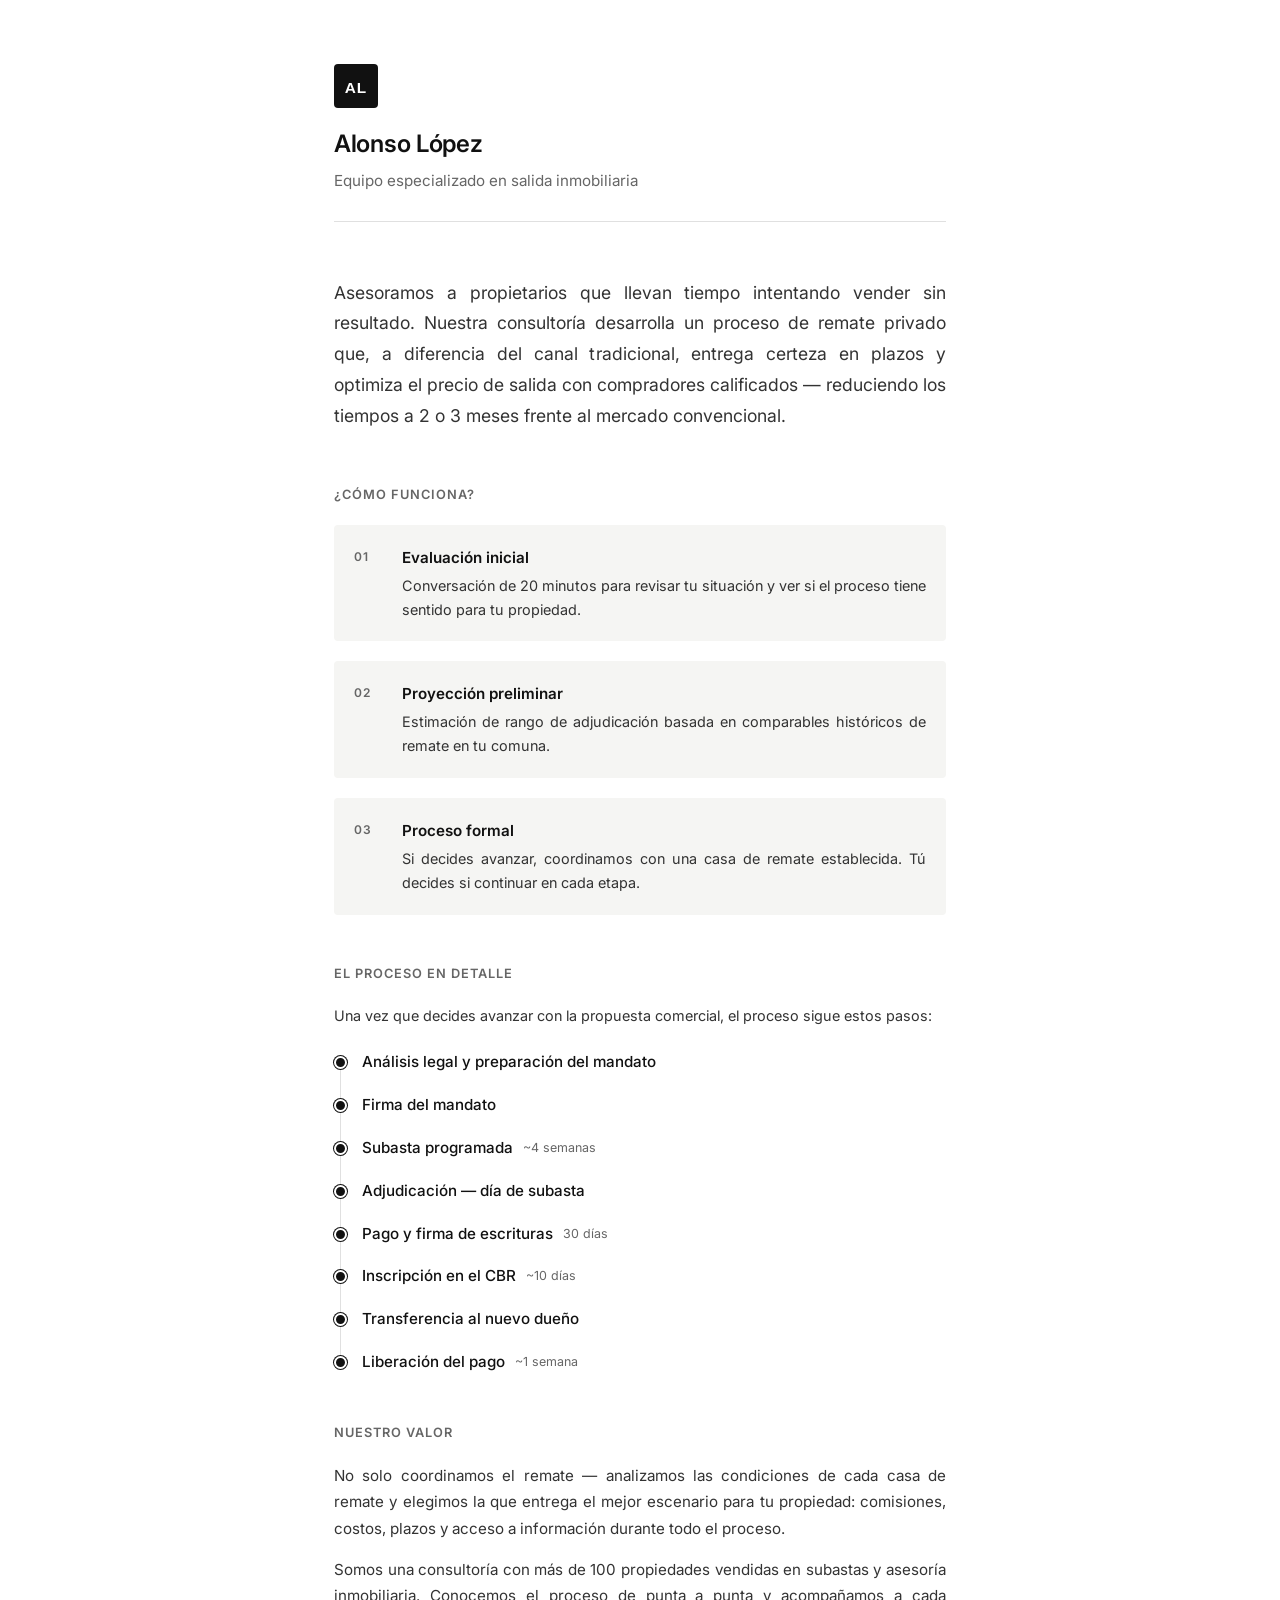
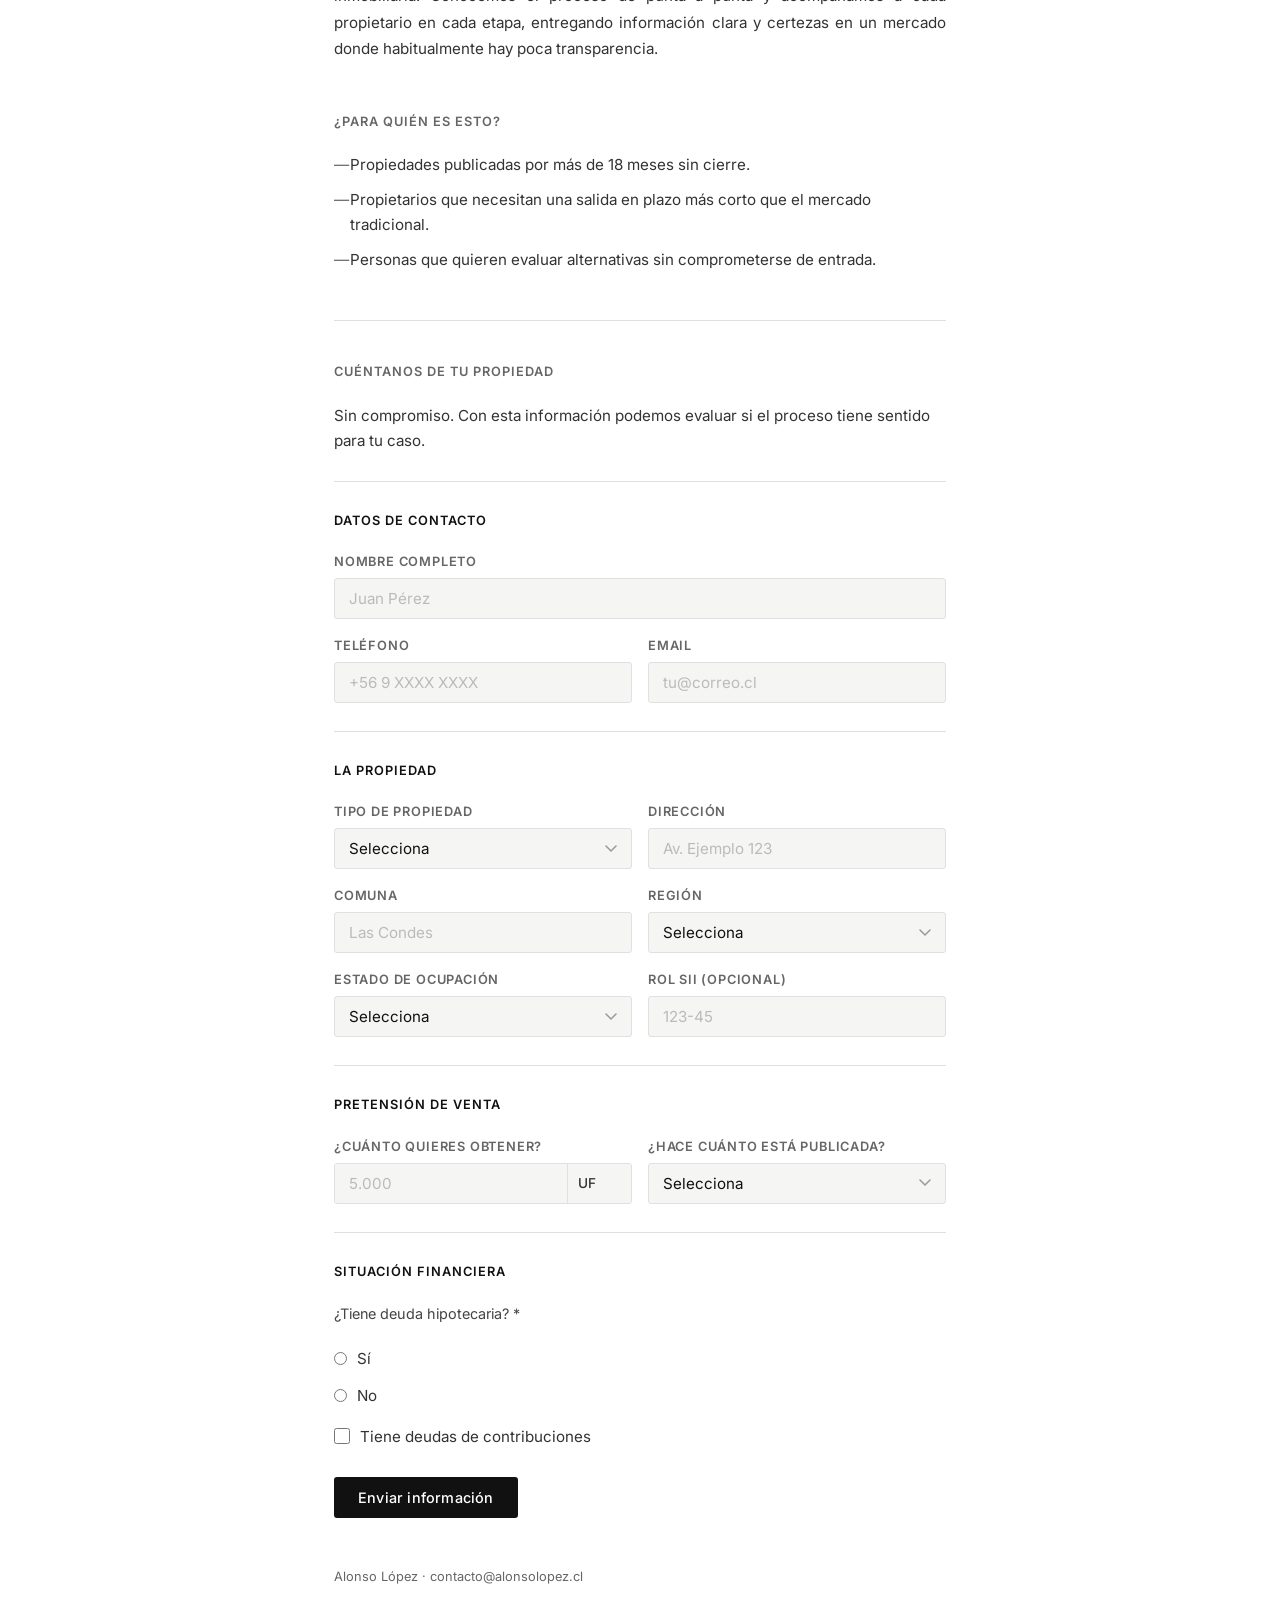
<file: index.html>
<!DOCTYPE html>
<html lang="es">
<head>
  <meta charset="UTF-8" />
  <meta name="viewport" content="width=device-width, initial-scale=1.0" />
  <title>Alonso López — Alternativas de salida inmobiliaria</title>
  <meta name="description" content="Equipo especializado en alternativas de salida inmobiliaria. Remate privado cuando el mercado tradicional no ha dado resultados." />
  <link rel="preconnect" href="https://fonts.googleapis.com" />
  <link rel="preconnect" href="https://fonts.gstatic.com" crossorigin />
  <link href="https://fonts.googleapis.com/css2?family=Inter:wght@400;500;600&display=swap" rel="stylesheet" />
  <link rel="icon" type="image/svg+xml" href="favicon.svg" />
  <link rel="stylesheet" href="style.css" />
</head>
<body>
  <div class="container">

    <header>
      <img src="logo.svg" alt="AL" class="logo" />
      <div class="nombre">Alonso López</div>
      <div class="tagline">Equipo especializado en salida inmobiliaria</div>
    </header>

    <section class="hero">
      <p>
        Asesoramos a propietarios que llevan tiempo intentando vender sin resultado.
        Nuestra consultoría desarrolla un proceso de remate privado que, a diferencia del canal
        tradicional, entrega certeza en plazos y optimiza el precio de salida con compradores
        calificados — reduciendo los tiempos a 2 o 3 meses frente al mercado convencional.
      </p>
    </section>

    <section class="bloque">
      <h2>¿Cómo funciona?</h2>
      <div class="pasos">
        <div class="paso">
          <span class="numero">01</span>
          <div>
            <strong>Evaluación inicial</strong>
            <p>Conversación de 20 minutos para revisar tu situación y ver si el proceso tiene sentido para tu propiedad.</p>

          </div>
        </div>
        <div class="paso">
          <span class="numero">02</span>
          <div>
            <strong>Proyección preliminar</strong>
            <p>Estimación de rango de adjudicación basada en comparables históricos de remate en tu comuna.</p>
          </div>
        </div>
        <div class="paso">
          <span class="numero">03</span>
          <div>
            <strong>Proceso formal</strong>
            <p>Si decides avanzar, coordinamos con una casa de remate establecida. Tú decides si continuar en cada etapa.</p>
          </div>
        </div>
      </div>
    </section>

    <section class="bloque">
      <h2>El proceso en detalle</h2>
      <p class="bloque-intro">Una vez que decides avanzar con la propuesta comercial, el proceso sigue estos pasos:</p>
      <div class="timeline">
        <div class="timeline-paso">
          <div class="timeline-titulo">Análisis legal y preparación del mandato</div>
        </div>
        <div class="timeline-paso">
          <div class="timeline-titulo">Firma del mandato</div>
        </div>
        <div class="timeline-paso">
          <div class="timeline-titulo">Subasta programada <span class="timeline-badge">~4 semanas</span></div>
        </div>
        <div class="timeline-paso">
          <div class="timeline-titulo">Adjudicación — día de subasta</div>
        </div>
        <div class="timeline-paso">
          <div class="timeline-titulo">Pago y firma de escrituras <span class="timeline-badge">30 días</span></div>
        </div>
        <div class="timeline-paso">
          <div class="timeline-titulo">Inscripción en el CBR <span class="timeline-badge">~10 días</span></div>
        </div>
        <div class="timeline-paso">
          <div class="timeline-titulo">Transferencia al nuevo dueño</div>
        </div>
        <div class="timeline-paso">
          <div class="timeline-titulo">Liberación del pago <span class="timeline-badge">~1 semana</span></div>
        </div>
      </div>
    </section>

    <section class="bloque">
      <h2>Nuestro valor</h2>
      <p class="bloque-texto">No solo coordinamos el remate — analizamos las condiciones de cada casa de remate y elegimos la que entrega el mejor escenario para tu propiedad: comisiones, costos, plazos y acceso a información durante todo el proceso.</p>
      <p class="bloque-texto">Somos una consultoría con más de 100 propiedades vendidas en subastas y asesoría inmobiliaria. Conocemos el proceso de punta a punta y acompañamos a cada propietario en cada etapa, entregando información clara y certezas en un mercado donde habitualmente hay poca transparencia.</p>
    </section>

    <section class="bloque">
      <h2>¿Para quién es esto?</h2>
      <ul class="lista">
        <li>Propiedades publicadas por más de 18 meses sin cierre.</li>
        <li>Propietarios que necesitan una salida en plazo más corto que el mercado tradicional.</li>
        <li>Personas que quieren evaluar alternativas sin comprometerse de entrada.</li>
      </ul>
    </section>

    <section class="contacto">
      <h2>Cuéntanos de tu propiedad</h2>
      <p>Sin compromiso. Con esta información podemos evaluar si el proceso tiene sentido para tu caso.</p>

      <form class="form-propiedad" id="formPropiedad">

        <div class="form-seccion">
          <span class="form-seccion-titulo">Datos de contacto</span>
          <div class="form-fila">
            <div class="form-campo">
              <label for="nombre">Nombre completo</label>
              <input type="text" id="nombre" name="nombre" placeholder="Juan Pérez" required />
            </div>
          </div>
          <div class="form-fila form-fila-2">
            <div class="form-campo">
              <label for="telefono">Teléfono</label>
              <input type="tel" id="telefono" name="telefono" placeholder="+56 9 XXXX XXXX" required />
            </div>
            <div class="form-campo">
              <label for="email">Email</label>
              <input type="email" id="email" name="email" placeholder="tu@correo.cl" required />
            </div>
          </div>
        </div>

        <!-- Campos de la propiedad: definición compartida con el portal -->
        <div id="prop-form-slot"></div>

        <button type="submit" class="boton">Enviar información</button>
      </form>

      <div class="form-exito" id="formExito" style="display:none">
        <p>Recibido. Te contacto en las próximas 24 horas hábiles. También puedes seguir tu proceso en <a href="/portal/">tu portal</a> con este mismo correo.</p>
      </div>
    </section>

    <footer>
      <p>Alonso López · <a href="mailto:contacto@alonsolopez.cl">contacto@alonsolopez.cl</a></p>
    </footer>

  </div>
  <script src="/assets/prop-form.js"></script>
  <script>
    var formEl = document.getElementById('formPropiedad');
    document.getElementById('prop-form-slot').innerHTML = PropForm.html({ pretension: true });
    PropForm.init(formEl);

    formEl.addEventListener('submit', async function(e) {
      e.preventDefault();
      var btn = this.querySelector('button[type="submit"]');
      btn.disabled = true;
      btn.textContent = 'Enviando...';
      var data = PropForm.leer(this);
      try {
        var res = await fetch('/submit', {
          method: 'POST',
          headers: { 'Content-Type': 'application/json' },
          body: JSON.stringify(data),
        });
        var result = await res.json();
        if (result.ok) {
          this.style.display = 'none';
          document.getElementById('formExito').style.display = 'block';
        } else {
          btn.disabled = false;
          btn.textContent = 'Enviar información';
          alert('Hubo un error al enviar. Por favor inténtalo de nuevo.');
        }
      } catch(err) {
        btn.disabled = false;
        btn.textContent = 'Enviar información';
        alert('Hubo un error al enviar. Por favor inténtalo de nuevo.');
      }
    });
  </script>
</body>
</html>
</file>
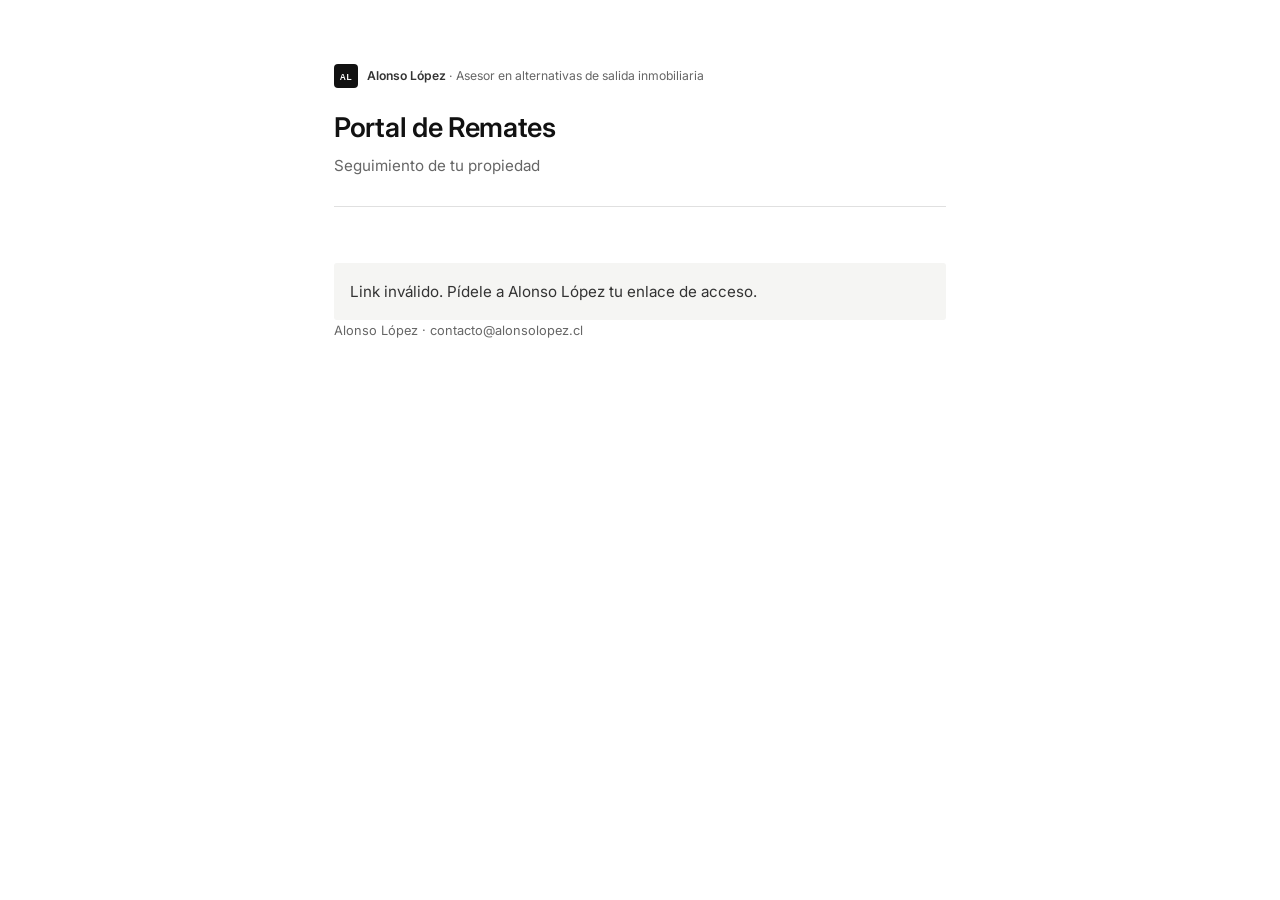
<file: estado/index.html>
<!DOCTYPE html>
<html lang="es">
<head>
  <meta charset="UTF-8" />
  <meta name="viewport" content="width=device-width, initial-scale=1.0" />
  <title>Portal de Remates — Seguimiento de tu propiedad</title>
  <meta name="robots" content="noindex" />
  <link rel="preconnect" href="https://fonts.googleapis.com" />
  <link rel="preconnect" href="https://fonts.gstatic.com" crossorigin />
  <link href="https://fonts.googleapis.com/css2?family=Inter:wght@400;500;600&display=swap" rel="stylesheet" />
  <link rel="icon" type="image/svg+xml" href="/favicon.svg" />
  <link rel="stylesheet" href="/style.css" />
  <style>
    /* Header: marca chica + título protagonista */
    .marca-mini { display: flex; align-items: center; gap: 9px; margin-bottom: 18px; }
    .marca-mini img { width: 24px; height: 24px; border-radius: 4px; display: block; }
    .marca-mini .txt { font-size: 0.76rem; color: var(--gris-medio); line-height: 1.3; }
    .marca-mini .txt strong { color: var(--gris-oscuro); font-weight: 600; }
    .portal-titulo { font-size: 1.7rem; font-weight: 600; letter-spacing: -0.3px; }
    .portal-sub { font-size: 0.95rem; color: var(--gris-medio); margin-top: 2px; }

    #saludo { font-size: 0.95rem; color: var(--gris-oscuro); margin-bottom: 26px; }

    /* Barra de estado (stepper horizontal) */
    .stepper { display: flex; margin: 6px 0 20px; }
    .step {
      flex: 1; position: relative;
      display: flex; flex-direction: column; align-items: center;
    }
    .step:not(:last-child)::after {
      content: ''; position: absolute; top: 9px; left: 50%;
      width: 100%; height: 2px; background: var(--borde); z-index: 0;
    }
    .step.is-done:not(:last-child)::after { background: var(--negro); }
    .step .dot {
      position: relative; z-index: 1;
      width: 20px; height: 20px; border-radius: 50%;
      background: #fff; border: 2px solid var(--borde);
      display: flex; align-items: center; justify-content: center;
      font-size: 0.7rem; color: #fff; line-height: 1;
    }
    .step.is-done .dot { background: var(--negro); border-color: var(--negro); }
    .step.is-current .dot {
      background: var(--negro); border-color: var(--negro);
      box-shadow: 0 0 0 4px rgba(0,0,0,0.10);
    }
    .step .lbl {
      margin-top: 8px; font-size: 0.66rem; color: #bbb;
      text-align: center; letter-spacing: 0.2px; max-width: 72px;
    }
    .step.is-done .lbl { color: var(--gris-medio); }
    .step.is-current .lbl { color: var(--negro); font-weight: 600; }

    .etapa-actual {
      background: var(--gris-claro); border-radius: 4px;
      padding: 16px 18px; margin-bottom: 14px;
    }
    .etapa-actual .nom {
      font-size: 1rem; font-weight: 600; margin-bottom: 4px;
      display: flex; align-items: center; gap: 9px; flex-wrap: wrap;
    }
    .etapa-actual .paso-n {
      font-size: 0.7rem; font-weight: 600; color: #fff; background: #111;
      padding: 2px 9px; border-radius: 99px; text-transform: uppercase; letter-spacing: 0.4px;
    }
    .etapa-actual .desc { font-size: 0.92rem; color: var(--gris-oscuro); text-align: justify; }
    .estado-nota { font-size: 0.9rem; color: var(--gris-oscuro); margin-bottom: 8px; }

    /* Datos de la propiedad */
    .datos-intro { font-size: 0.9rem; color: var(--gris-medio); margin-bottom: 16px; text-align: justify; }
    .prop-datos {
      display: grid; grid-template-columns: 1fr 1fr; gap: 6px 20px;
      background: var(--gris-claro); border-radius: 4px; padding: 16px;
    }
    .prop-datos div { font-size: 0.88rem; color: var(--gris-oscuro); }
    .prop-datos span { color: var(--gris-medio); }

    /* Próximos pasos */
    .proximos { display: flex; flex-direction: column; gap: 14px; }
    .proximo { display: flex; gap: 14px; align-items: flex-start; }
    .proximo .ic {
      flex-shrink: 0; width: 22px; height: 22px; border-radius: 50%;
      border: 1px solid var(--borde); color: var(--gris-medio); font-size: 0.72rem;
      font-weight: 600; display: flex; align-items: center; justify-content: center; margin-top: 1px;
    }
    .proximo .cont strong { display: block; font-size: 0.92rem; font-weight: 600; }
    .proximo .cont p { font-size: 0.86rem; color: var(--gris-oscuro); }
    .proximos-cierre {
      font-size: 0.92rem; color: var(--gris-oscuro);
      background: var(--gris-claro); padding: 14px 16px; border-radius: 4px;
    }

    /* Fotos */
    .prop-fotos { display: grid; grid-template-columns: repeat(auto-fill, minmax(120px, 1fr)); gap: 8px; }
    .prop-fotos a { display: block; aspect-ratio: 4 / 3; border-radius: 4px; overflow: hidden; border: 1px solid var(--borde); }
    .prop-fotos img { width: 100%; height: 100%; object-fit: cover; display: block; }

    .actualizado { margin-top: 28px; font-size: 0.8rem; color: var(--gris-medio); }
    .aviso { font-size: 0.95rem; color: var(--gris-oscuro); padding: 16px; background: var(--gris-claro); border-radius: 3px; }

    @media (max-width: 480px) {
      .prop-datos { grid-template-columns: 1fr; }
      .step .lbl { font-size: 0.6rem; }
    }
  </style>
</head>
<body>
  <div class="container">
    <header>
      <div class="marca-mini">
        <img src="/logo.svg" alt="AL" />
        <div class="txt"><strong>Alonso López</strong> · Asesor en alternativas de salida inmobiliaria</div>
      </div>
      <div class="portal-titulo">Portal de Remates</div>
      <div class="portal-sub">Seguimiento de tu propiedad</div>
    </header>

    <div id="contenido" style="display:none">
      <div class="aviso" style="margin-bottom:22px">
        ✨ Ahora puedes entrar con tu correo, sin depender de este link:
        <a href="/portal/">ir a mi portal</a>.
      </div>
      <p id="saludo"></p>

      <!-- 1. Barra de estado -->
      <h2>En qué vamos</h2>
      <div class="stepper" id="stepper"></div>
      <div class="etapa-actual">
        <div class="nom"><span class="paso-n" id="paso-n"></span><span id="etapa-nombre"></span></div>
        <div class="desc" id="etapa-desc"></div>
      </div>
      <div class="estado-nota" id="estado-nota" style="display:none"></div>

      <!-- 2. Datos de la propiedad -->
      <div id="datos-bloque" class="bloque" style="display:none;margin-top:40px">
        <h2>Datos de tu propiedad</h2>
        <p class="datos-intro">Estos son los datos con los que las casas de remate están evaluando tu propiedad. Si ves algo que corregir, escríbenos y lo ajustamos.</p>
        <div class="prop-datos" id="prop-datos"></div>
      </div>

      <!-- 2b. Fotos de la propiedad -->
      <div id="fotos-bloque" class="bloque" style="display:none;margin-top:40px">
        <h2>Fotos de tu propiedad</h2>
        <div class="prop-fotos" id="prop-fotos"></div>
      </div>

      <!-- 3. Próximos pasos -->
      <div id="proximos-bloque" class="bloque" style="margin-top:40px;margin-bottom:0">
        <h2>Próximos pasos</h2>
        <div id="proximos"></div>
      </div>

      <div class="actualizado" id="actualizado" style="display:none"></div>
    </div>

    <div id="mensaje" class="aviso" style="display:none"></div>

    <footer>
      <p>Alonso López · <a href="mailto:contacto@alonsolopez.cl">contacto@alonsolopez.cl</a></p>
    </footer>
  </div>

  <script>
    var token = new URLSearchParams(location.search).get('t') || '';

    // Orden = barra de estado. Las 'key' coinciden con las opciones del campo
    // 'Etapa portal' en Notion (ver comercial/portal/portal_lead.py).
    var ETAPAS = [
      { key: 'Recibida',                 corto: 'Recibida',   label: 'Recibimos tu propiedad' },
      { key: 'Validación',               corto: 'Validación', label: 'Datos validados' },
      { key: 'En evaluación',            corto: 'Evaluación', label: 'En evaluación por las casas de remate' },
      { key: 'Propuesta en preparación', corto: 'Propuesta',  label: 'Propuesta en preparación' },
      { key: 'Propuesta enviada',        corto: 'Enviada',    label: 'Propuesta enviada' },
    ];

    // Frase del estado ACTUAL (presente).
    var DESCRIPCION = {
      'Recibida': 'Recibimos los datos de tu propiedad. Te llamaremos en breve para validarlos contigo antes de avanzar.',
      'Validación': 'Ya validamos contigo los datos de tu propiedad. La estamos dejando lista para enviarla a evaluación.',
      'En evaluación': 'Tu propiedad está siendo evaluada por nuestra red de casas de remate. Te avisaremos apenas tengamos novedades.',
      'Propuesta en preparación': 'Estamos preparando tu propuesta con la mejor alternativa de salida para tu propiedad.',
      'Propuesta enviada': 'Te enviamos la propuesta. Cualquier duda, escríbenos y la revisamos juntos.',
    };

    // Qué pasa en cada etapa (para "Próximos pasos", mirando hacia adelante).
    var QUE_VIENE = {
      'Recibida': 'Revisamos los datos y te llamamos (~20 min) para validarlos contigo.',
      'Validación': 'Dejamos tu propiedad lista para enviarla a evaluación.',
      'En evaluación': 'Las casas de remate de nuestra red evalúan tu propiedad.',
      'Propuesta en preparación': 'Preparamos tu propuesta con la mejor alternativa de salida.',
      'Propuesta enviada': 'Te enviamos la propuesta para revisarla juntos.',
    };

    function esc(s) {
      return String(s == null ? '' : s).replace(/[&<>"]/g, function(c) {
        return { '&':'&amp;','<':'&lt;','>':'&gt;','"':'&quot;' }[c];
      });
    }
    function tiene(v) { return v !== null && v !== undefined && v !== ''; }
    function linea(label, v) {
      return tiene(v) ? '<div><span>' + esc(label) + ':</span> ' + esc(v) + '</div>' : '';
    }
    function lineaMaps(label, direccion, comuna, region) {
      if (!tiene(direccion)) return '';
      var q = [direccion, comuna, region, 'Chile'].filter(tiene).join(', ');
      var url = 'https://www.google.com/maps/search/?api=1&query=' + encodeURIComponent(q);
      return '<div><span>' + esc(label) + ':</span> '
        + '<a href="' + esc(url) + '" target="_blank" rel="noopener noreferrer">'
        + esc(direccion) + '</a></div>';
    }
    function deuda(v, moneda) {
      if (!tiene(v)) return '';
      return Number(v) === 0 ? 'Sin deuda' : Number(v).toLocaleString('es-CL') + ' ' + (moneda || '');
    }
    function datosHTML(d) {
      var sup = tiene(d.superficie) ? (d.superficie + ' ' + (d.unidad_superficie || '')) : '';
      return [
        lineaMaps('Dirección', d.direccion, d.comuna, d.region),
        linea('Comuna', d.comuna),
        linea('Región', d.region),
        linea('Tipo', d.tipo),
        linea('Ocupación', d.estado_ocupacion),
        linea('M² útiles', d.m2_utiles),
        linea('M² totales', d.m2_totales),
        linea('M² ponderados', d.m2_ponderados),
        linea('M² construidos', d.m2_construidos),
        linea('M²', d.m2),
        linea('Habitaciones', d.habitaciones),
        linea('Baños', d.banos),
        linea('Estacionamiento', d.estacionamiento),
        linea('Bodega', d.bodega),
        linea('Balcón', d.balcon),
        linea('Piso', d.piso),
        linea('Orientación', d.orientacion),
        linea('Superficie', sup),
        linea('Uso de suelo', d.uso_suelo),
        linea('Deuda hipotecaria', deuda(d.deuda_hipotecaria, d.moneda_hipotecaria)),
        linea('Deuda contribuciones', deuda(d.deuda_contribuciones, d.moneda_contribuciones)),
      ].join('');
    }

    function mensaje(txt) {
      var el = document.getElementById('mensaje');
      el.textContent = txt;
      el.style.display = 'block';
    }

    function indiceEtapa(etapa) {
      for (var i = 0; i < ETAPAS.length; i++) {
        if (ETAPAS[i].key === etapa) return i;
      }
      return 0; // sin etapa registrada -> asume la primera
    }

    function stepperHTML(actual) {
      var html = '';
      for (var i = 0; i < ETAPAS.length; i++) {
        var estado = i < actual ? 'is-done' : (i === actual ? 'is-current' : 'is-future');
        var contenido = i < actual ? '✓' : '';
        html += ''
          + '<div class="step ' + estado + '">'
          +   '<div class="dot">' + contenido + '</div>'
          +   '<div class="lbl">' + esc(ETAPAS[i].corto) + '</div>'
          + '</div>';
      }
      return html;
    }

    function proximosHTML(actual) {
      // Etapas que vienen después de la actual.
      if (actual >= ETAPAS.length - 1) {
        return '<div class="proximos-cierre">Ya te enviamos tu propuesta. El siguiente paso lo coordinamos contigo directamente — cualquier duda, escríbenos.</div>';
      }
      var filas = '';
      var n = 1;
      for (var i = actual + 1; i < ETAPAS.length; i++) {
        filas += ''
          + '<div class="proximo">'
          +   '<div class="ic">' + n + '</div>'
          +   '<div class="cont"><strong>' + esc(ETAPAS[i].label) + '</strong>'
          +     '<p>' + esc(QUE_VIENE[ETAPAS[i].key] || '') + '</p></div>'
          + '</div>';
        n++;
      }
      return '<div class="proximos">' + filas + '</div>';
    }

    function fecha(iso) {
      if (!iso) return '';
      try {
        return new Date(iso).toLocaleDateString('es-CL', {
          day: 'numeric', month: 'long', year: 'numeric',
        });
      } catch (e) { return ''; }
    }

    function render(d) {
      var actual = indiceEtapa(d.etapa);

      document.getElementById('saludo').textContent =
        (tiene(d.nombre) ? 'Hola, ' + d.nombre + '. ' : 'Hola. ')
        + 'Aquí puedes seguir en qué va el proceso de tu propiedad.';

      // 1. Barra de estado
      document.getElementById('stepper').innerHTML = stepperHTML(actual);
      document.getElementById('paso-n').textContent = 'Paso ' + (actual + 1) + ' de ' + ETAPAS.length;
      document.getElementById('etapa-nombre').textContent = ETAPAS[actual].label;
      document.getElementById('etapa-desc').textContent = DESCRIPCION[ETAPAS[actual].key] || '';

      if (tiene(d.mensaje)) {
        var nota = document.getElementById('estado-nota');
        nota.textContent = d.mensaje;
        nota.style.display = 'block';
      }

      // 2. Datos de la propiedad
      var datos = datosHTML(d);
      if (datos) {
        document.getElementById('prop-datos').innerHTML = datos;
        document.getElementById('datos-bloque').style.display = 'block';
      }

      // 2b. Fotos
      if (d.fotos && d.fotos.length) {
        document.getElementById('prop-fotos').innerHTML = d.fotos.map(function (url, i) {
          return '<a href="' + esc(url) + '" target="_blank" rel="noopener noreferrer">'
            + '<img src="' + esc(url) + '" loading="lazy" alt="Foto ' + (i + 1) + '" /></a>';
        }).join('');
        document.getElementById('fotos-bloque').style.display = 'block';
      }

      // 3. Próximos pasos
      document.getElementById('proximos').innerHTML = proximosHTML(actual);

      if (tiene(d.actualizado)) {
        var f = fecha(d.actualizado);
        if (f) {
          var act = document.getElementById('actualizado');
          act.textContent = 'Última actualización: ' + f;
          act.style.display = 'block';
        }
      }

      document.getElementById('contenido').style.display = 'block';
    }

    async function cargar() {
      if (!token) { mensaje('Link inválido. Pídele a Alonso López tu enlace de acceso.'); return; }
      try {
        var res = await fetch('/api/estado?t=' + encodeURIComponent(token));
        if (res.status === 401) { mensaje('Link inválido o expirado. Pídele a Alonso López tu enlace.'); return; }
        var data = await res.json();
        if (!data.ok) { mensaje('No se pudo cargar el estado de tu propiedad. Inténtalo más tarde.'); return; }
        render(data);
      } catch (e) {
        mensaje('No se pudo cargar el estado de tu propiedad. Inténtalo más tarde.');
      }
    }

    cargar();
  </script>
</body>
</html>
</file>
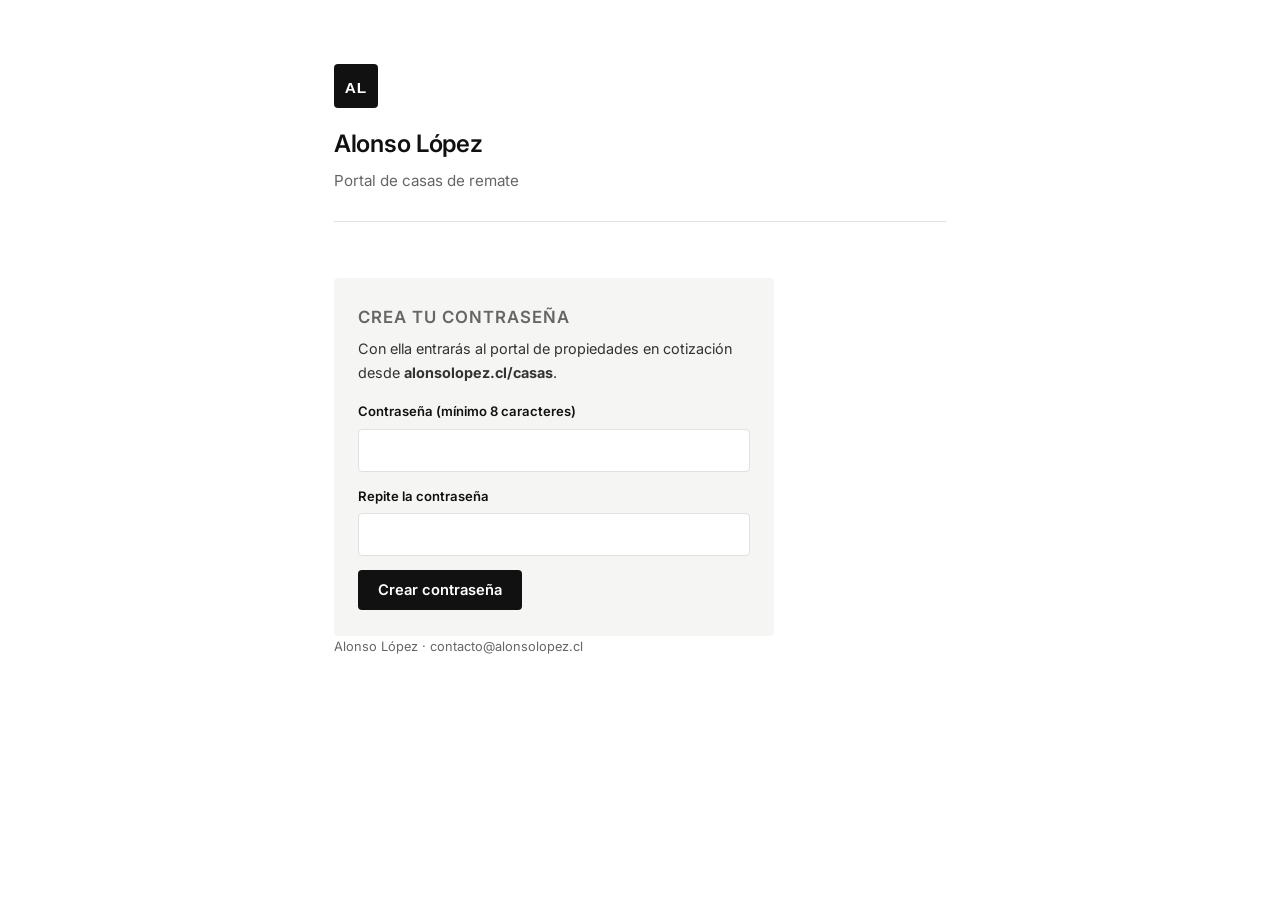
<file: casas/clave/index.html>
<!DOCTYPE html>
<html lang="es">
<head>
  <meta charset="UTF-8" />
  <meta name="viewport" content="width=device-width, initial-scale=1.0" />
  <title>Crear contraseña — Portal de casas de remate</title>
  <meta name="robots" content="noindex" />
  <link rel="preconnect" href="https://fonts.googleapis.com" />
  <link rel="preconnect" href="https://fonts.gstatic.com" crossorigin />
  <link href="https://fonts.googleapis.com/css2?family=Inter:wght@400;500;600&display=swap" rel="stylesheet" />
  <link rel="icon" type="image/svg+xml" href="/favicon.svg" />
  <link rel="stylesheet" href="/style.css" />
  <style>
    .card { background: var(--gris-claro); border-radius: 4px; padding: 26px 24px; max-width: 440px; }
    .card h2 { font-size: 1.05rem; margin-bottom: 6px; }
    .card p { font-size: 0.9rem; color: var(--gris-oscuro); margin-bottom: 16px; }
    .card label { display: block; font-size: 0.82rem; font-weight: 600; margin-bottom: 6px; }
    .card input {
      width: 100%; padding: 11px 12px; font-size: 0.95rem; font-family: inherit;
      border: 1px solid var(--borde); border-radius: 4px; margin-bottom: 14px;
    }
    .btn-negro {
      background: #111; color: #fff; border: none; border-radius: 4px;
      padding: 11px 20px; font-size: 0.92rem; font-family: inherit; font-weight: 600; cursor: pointer;
    }
    .btn-negro:disabled { opacity: 0.5; cursor: default; }
    .error { color: #a33; font-size: 0.88rem; margin-bottom: 12px; display: none; }
    .listo { display: none; }
  </style>
</head>
<body>
  <div class="container">
    <header>
      <img src="/logo.svg" alt="AL" class="logo" />
      <div class="nombre">Alonso López</div>
      <div class="tagline">Portal de casas de remate</div>
    </header>

    <div class="card">
      <div id="paso-form">
        <h2>Crea tu contraseña</h2>
        <p>Con ella entrarás al portal de propiedades en cotización desde <strong>alonsolopez.cl/casas</strong>.</p>
        <div class="error" id="error"></div>
        <form id="form">
          <label for="p1">Contraseña (mínimo 8 caracteres)</label>
          <input type="password" id="p1" minlength="8" required autocomplete="new-password" />
          <label for="p2">Repite la contraseña</label>
          <input type="password" id="p2" minlength="8" required autocomplete="new-password" />
          <button type="submit" class="btn-negro" id="btn">Crear contraseña</button>
        </form>
      </div>
      <div class="listo" id="paso-listo">
        <h2>✓ Contraseña creada</h2>
        <p id="listo-txt">Tu cuenta quedó activa. Ya puedes entrar al portal.</p>
        <a href="/casas/" class="btn-negro" style="display:inline-block;text-decoration:none">Ir al portal</a>
      </div>
    </div>

    <footer>
      <p>Alonso López · <a href="mailto:contacto@alonsolopez.cl">contacto@alonsolopez.cl</a></p>
    </footer>
  </div>

  <script>
    var token = new URLSearchParams(location.search).get('t') || '';

    function error(txt) {
      var el = document.getElementById('error');
      el.textContent = txt;
      el.style.display = 'block';
    }

    document.getElementById('form').addEventListener('submit', async function (ev) {
      ev.preventDefault();
      var p1 = document.getElementById('p1').value;
      var p2 = document.getElementById('p2').value;
      if (p1 !== p2) { error('Las contraseñas no coinciden.'); return; }
      if (!token) { error('El enlace no es válido. Pide una invitación nueva.'); return; }

      var btn = document.getElementById('btn');
      btn.disabled = true;
      try {
        var res = await fetch('/api/auth/set-password', {
          method: 'POST',
          headers: { 'Content-Type': 'application/json' },
          body: JSON.stringify({ t: token, password: p1 }),
        });
        var data = await res.json();
        if (!data.ok) {
          btn.disabled = false;
          if (data.error === 'clave-corta') error('La contraseña debe tener al menos 8 caracteres.');
          else error('El enlace expiró o no es válido. Pide una invitación nueva a Alonso López.');
          return;
        }
        if (data.casa) {
          document.getElementById('listo-txt').textContent =
            'La cuenta de ' + data.casa + ' quedó activa. Ya puedes entrar al portal.';
        }
        document.getElementById('paso-form').style.display = 'none';
        document.getElementById('paso-listo').style.display = 'block';
      } catch (e) {
        btn.disabled = false;
        error('No pudimos crear la contraseña. Inténtalo de nuevo.');
      }
    });
  </script>
</body>
</html>
</file>
<file: style.css>
*, *::before, *::after {
  box-sizing: border-box;
  margin: 0;
  padding: 0;
}

:root {
  --negro: #111;
  --gris-oscuro: #333;
  --gris-medio: #666;
  --gris-claro: #f5f5f3;
  --borde: #e0e0e0;
  --acento: #1a1a1a;
}

body {
  font-family: "Inter", -apple-system, BlinkMacSystemFont, "Segoe UI", sans-serif;
  background: #fff;
  color: var(--negro);
  line-height: 1.65;
  font-size: 16px;
}

.container {
  max-width: 660px;
  margin: 0 auto;
  padding: 64px 24px 96px;
}

/* Header */
header {
  margin-bottom: 56px;
  padding-bottom: 28px;
  border-bottom: 1px solid var(--borde);
}

.logo {
  width: 44px;
  height: 44px;
  border-radius: 4px;
  display: block;
  margin-bottom: 16px;
}

.nombre {
  font-size: 1.5rem;
  font-weight: 600;
  letter-spacing: -0.3px;
}

.tagline {
  font-size: 0.95rem;
  color: var(--gris-medio);
  margin-top: 4px;
}

/* Hero */
.hero {
  margin-bottom: 52px;
}

.hero p {
  font-size: 1.1rem;
  color: var(--gris-oscuro);
  line-height: 1.75;
  text-align: justify;
}

/* Bloques */
.bloque {
  margin-bottom: 48px;
}

h2 {
  font-size: 0.8rem;
  font-weight: 600;
  text-transform: uppercase;
  letter-spacing: 1px;
  color: var(--gris-medio);
  margin-bottom: 20px;
}

/* Pasos */
.pasos {
  display: flex;
  flex-direction: column;
  gap: 20px;
}

.paso {
  display: flex;
  gap: 20px;
  align-items: flex-start;
  padding: 20px;
  background: var(--gris-claro);
  border-radius: 4px;
}

.numero {
  font-size: 0.75rem;
  font-weight: 600;
  color: var(--gris-medio);
  letter-spacing: 1px;
  min-width: 28px;
  padding-top: 2px;
}

.paso strong {
  display: block;
  font-size: 0.95rem;
  font-weight: 600;
  margin-bottom: 4px;
}

.paso p {
  font-size: 0.9rem;
  color: var(--gris-oscuro);
  text-align: justify;
}

/* Lista */
.lista {
  list-style: none;
  display: flex;
  flex-direction: column;
  gap: 10px;
}

.lista li {
  font-size: 0.95rem;
  color: var(--gris-oscuro);
  padding-left: 16px;
  position: relative;
}

.lista li::before {
  content: "—";
  position: absolute;
  left: 0;
  color: var(--gris-medio);
}

/* Casas de remate */
.casas-remate {
  display: flex;
  align-items: center;
  gap: 16px;
  flex-wrap: wrap;
}

.casa {
  display: flex;
  align-items: center;
  justify-content: center;
  padding: 10px 16px;
  background: var(--gris-claro);
  border-radius: 4px;
}

.casa img {
  height: 22px;
  width: auto;
  filter: grayscale(100%) contrast(120%);
  opacity: 0.85;
}

.casa-macal img {
  height: 32px;
}

.casa-tattersall {
  background: #222;
}

.casa-tattersall img {
  filter: none;
  opacity: 1;
}

/* Contacto */
.contacto {
  border-top: 1px solid var(--borde);
  padding-top: 40px;
  margin-bottom: 48px;
}

.contacto p {
  font-size: 0.95rem;
  color: var(--gris-oscuro);
  margin-bottom: 20px;
}

.boton {
  display: inline-block;
  padding: 12px 24px;
  background: var(--negro);
  color: #fff;
  text-decoration: none;
  font-size: 0.9rem;
  font-weight: 500;
  border-radius: 3px;
  letter-spacing: 0.2px;
  transition: background 0.15s;
}

.boton:hover {
  background: #333;
}

/* Textos de bloque */
.bloque-intro {
  font-size: 0.9rem;
  color: var(--gris-oscuro);
  margin-bottom: 24px;
  text-align: justify;
}

.bloque-texto {
  font-size: 0.95rem;
  color: var(--gris-oscuro);
  line-height: 1.75;
  margin-bottom: 14px;
  text-align: justify;
}

.bloque-texto:last-child {
  margin-bottom: 0;
}

/* Timeline */
.timeline {
  position: relative;
  padding-left: 28px;
  display: flex;
  flex-direction: column;
}

.timeline::before {
  content: '';
  position: absolute;
  left: 6px;
  top: 8px;
  bottom: 8px;
  width: 1px;
  background: var(--borde);
}

.timeline-paso {
  position: relative;
  padding-bottom: 20px;
}

.timeline-paso:last-child {
  padding-bottom: 0;
}

.timeline-paso::before {
  content: '';
  position: absolute;
  left: -28px;
  top: 5px;
  width: 13px;
  height: 13px;
  border-radius: 50%;
  background: var(--negro);
  border: 2px solid #fff;
  box-shadow: 0 0 0 1px var(--negro);
}

.timeline-titulo {
  font-size: 0.95rem;
  font-weight: 500;
  color: var(--negro);
  display: flex;
  align-items: center;
  gap: 10px;
  line-height: 1.5;
}

.timeline-badge {
  font-size: 0.78rem;
  color: var(--gris-medio);
  font-weight: 400;
  white-space: nowrap;
}

/* Formulario de propiedad */
.form-propiedad {
  display: flex;
  flex-direction: column;
  gap: 0;
  margin-top: 28px;
}

.form-seccion {
  border-top: 1px solid var(--borde);
  padding: 28px 0;
  display: flex;
  flex-direction: column;
  gap: 16px;
}

.form-seccion:last-of-type {
  padding-bottom: 0;
}

.form-seccion-titulo {
  font-size: 0.8rem;
  font-weight: 600;
  text-transform: uppercase;
  letter-spacing: 1px;
  color: var(--negro);
  display: block;
  margin-bottom: 4px;
}

.form-grupo {
  display: flex;
  flex-direction: column;
  gap: 16px;
}

.form-fila {
  display: flex;
  flex-direction: column;
  gap: 16px;
}

.form-fila-2 {
  display: grid;
  grid-template-columns: 1fr 1fr;
  gap: 16px;
}

.form-fila-3 {
  display: grid;
  grid-template-columns: 1fr 1fr 1fr;
  gap: 16px;
}

.form-campo {
  display: flex;
  flex-direction: column;
  gap: 6px;
}

.form-campo label {
  font-size: 0.8rem;
  font-weight: 600;
  text-transform: uppercase;
  letter-spacing: 0.8px;
  color: var(--gris-medio);
}

.form-campo input,
.form-campo select,
.form-campo textarea {
  font-family: inherit;
  font-size: 0.95rem;
  color: var(--negro);
  background: var(--gris-claro);
  border: 1px solid var(--borde);
  border-radius: 3px;
  padding: 10px 14px;
  outline: none;
  transition: border-color 0.15s;
  width: 100%;
}

.form-campo input:focus,
.form-campo select:focus,
.form-campo textarea:focus {
  border-color: var(--negro);
}

.form-campo input::placeholder,
.form-campo textarea::placeholder {
  color: #bbb;
}

.form-campo select {
  appearance: none;
  background-image: url("data:image/svg+xml,%3Csvg xmlns='http://www.w3.org/2000/svg' width='12' height='8' viewBox='0 0 12 8'%3E%3Cpath d='M1 1l5 5 5-5' stroke='%23999' stroke-width='1.5' fill='none' stroke-linecap='round'/%3E%3C/svg%3E");
  background-repeat: no-repeat;
  background-position: right 14px center;
  padding-right: 36px;
  cursor: pointer;
}

/* Input con selector de moneda */
.input-con-moneda {
  display: flex;
  border: 1px solid var(--borde);
  border-radius: 3px;
  overflow: hidden;
  background: var(--gris-claro);
}

.input-con-moneda input {
  border: none;
  border-radius: 0;
  flex: 1;
  min-width: 0;
}

.input-con-moneda input:focus {
  border-color: transparent;
}

.input-con-moneda:focus-within {
  border-color: var(--negro);
}

.input-con-moneda select {
  border: none;
  border-left: 1px solid var(--borde);
  border-radius: 0;
  background: var(--gris-claro);
  width: auto;
  min-width: 64px;
  padding: 10px 10px;
  font-size: 0.85rem;
  font-weight: 500;
  color: var(--gris-oscuro);
  cursor: pointer;
  background-image: none;
}

/* Sección deudas */
.deuda-bloque {
  display: flex;
  flex-direction: column;
  gap: 12px;
}

.deuda-check-label {
  display: flex;
  align-items: center;
  gap: 10px;
  cursor: pointer;
  font-size: 0.95rem;
  color: var(--gris-oscuro);
  user-select: none;
}

.deuda-check-label input[type="checkbox"] {
  width: 16px;
  height: 16px;
  accent-color: var(--negro);
  cursor: pointer;
  flex-shrink: 0;
}

.deuda-monto {
  padding-left: 26px;
  max-width: 320px;
}

/* Botón submit */
.form-propiedad .boton {
  align-self: flex-start;
  margin-top: 28px;
  cursor: pointer;
  border: none;
  font-family: inherit;
}

.form-exito p {
  font-size: 0.95rem;
  color: var(--gris-oscuro);
  padding: 16px;
  background: var(--gris-claro);
  border-radius: 3px;
  margin-top: 24px;
}

/* Footer */
footer {
  font-size: 0.8rem;
  color: var(--gris-medio);
}

footer a {
  color: var(--gris-medio);
  text-decoration: none;
}

footer a:hover {
  text-decoration: underline;
}

/* Mobile */
@media (max-width: 480px) {
  .container {
    padding: 40px 20px 64px;
  }

  .nombre {
    font-size: 1.3rem;
  }

  .hero p {
    font-size: 1rem;
  }

  .form-fila-2 {
    grid-template-columns: 1fr;
  }

  .form-fila-3 {
    grid-template-columns: 1fr 1fr;
  }

  .deuda-monto {
    max-width: 100%;
  }
}
</file>
